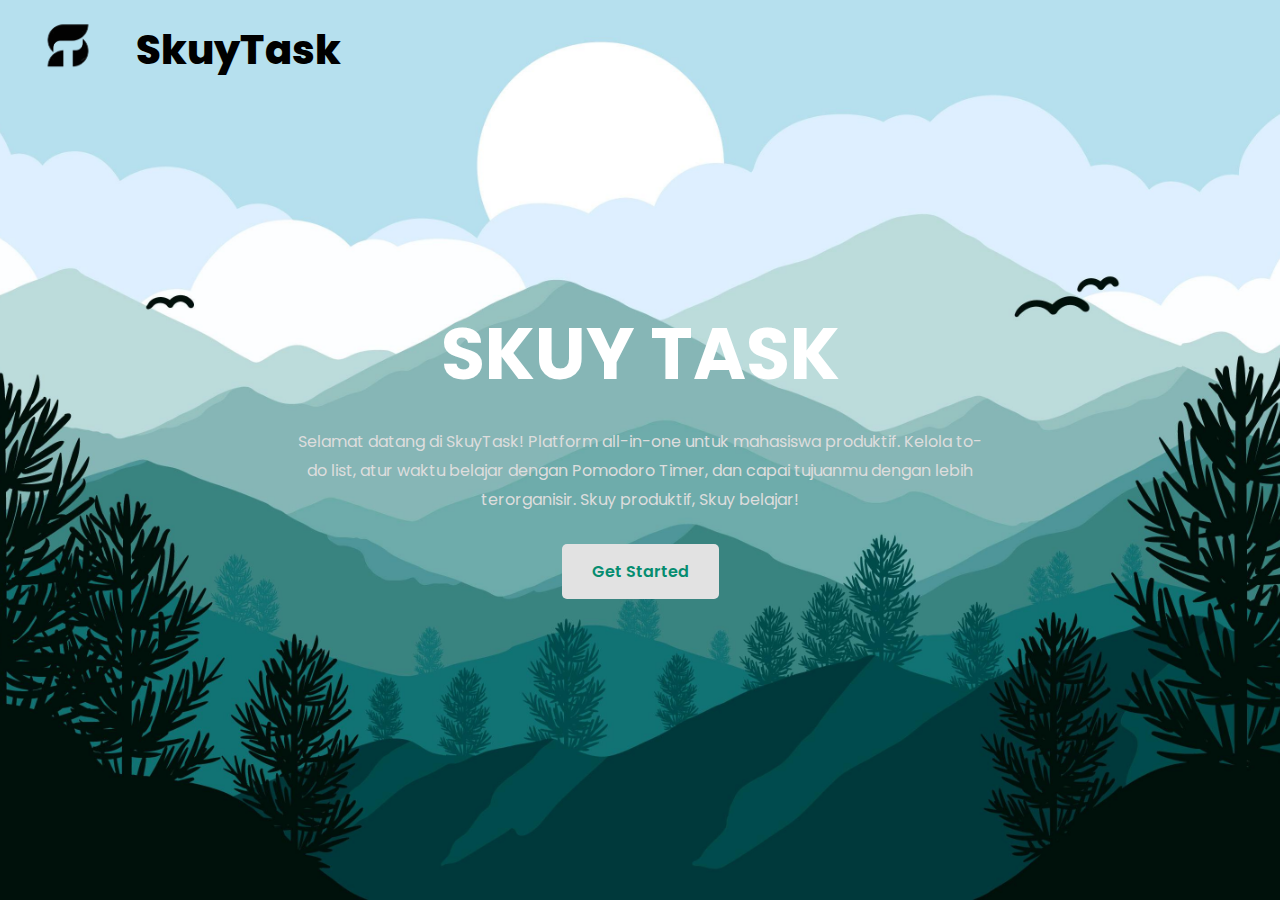
<file: project/index.html>
<!DOCTYPE html>
<html lang="en">
<head>
  <meta charset="UTF-8">
  <meta name="viewport" content="width=device-width, initial-scale=1.0">
  <title>Web Design Homepage</title>
  <link href="https://fonts.googleapis.com/css2?family=Poppins:wght@300;400;600&display=swap" rel="stylesheet">
  <style>
  </style>
</head>
<body>

  <header>
    <div class="container">
      <div class="logo">
        <img src="../assets/logo.png" alt="Logo">
        <span class="brand-name">SkuyTask</span>
      </div>
    </div>
  </header>
  

  <section class="hero">
    <div class="content">
      <h1>SKUY TASK</h1>
      <p>Selamat datang di SkuyTask! Platform all-in-one untuk mahasiswa produktif. Kelola to-do list, atur waktu belajar dengan Pomodoro Timer, dan capai tujuanmu dengan lebih terorganisir. Skuy produktif, Skuy belajar!</p>
      <a href="dashboard/dashboard.html" class="btn">Get Started</a>
    </div>
  </section>

<style>
   
* {
  margin: 0;
  padding: 0;
  box-sizing: border-box;
}

body {
  font-family: 'Poppins', sans-serif;
  background-image: url("../assets/sky1.jpg"); 
  background-size: cover;
  background-position: center;
  background-repeat: no-repeat;
  min-height: 100vh;
 

}


header .container {
  display: flex;
  align-items: center;
  justify-content: flex-start;
}

.logo {
  display: flex;
  align-items: center;
  
}

.logo img {
  height: 100px; 
  width: auto; 
}

.brand-name {
  font-size: 2.5rem;
  font-weight: 800;
  color: #000000;
  margin-right: 30px;
}

.hero {
  text-align: center;
  padding: 200px 20px;
}

.hero h1 {
  font-size: 4.5rem;
  color: #fff;
  margin-bottom: 20px;
}

.hero p {
  font-size: 1rem;
  line-height: 1.8;
  color: #ddd;
  max-width: 700px;
  margin: 0 auto 30px;
}

.hero .btn {
  display: inline-block;
  padding: 15px 30px;
  background: #e2e2e2;
  color: #068d70;
  text-decoration: none;
  font-weight: 600;
  border-radius: 5px;
}

.hero .btn:hover {
  background: #4bc3b3;
}

* {
  margin: 0;
  padding: 0;
  box-sizing: border-box;
}

body {
  font-family: 'Poppins', sans-serif;
  margin: 0;
  padding: 0;
}

.social-icons {
  position: absolute; 
  top: 20px; 
  right: 20px; 
  display: flex;
  gap: 15px; 
}

.social-icons a img {
  height: 30px; 
  width: auto;
  transition: transform 0.3s ease; 
}

.social-icons a img:hover {
  transform: scale(1.1); 
}

</style>
</file>
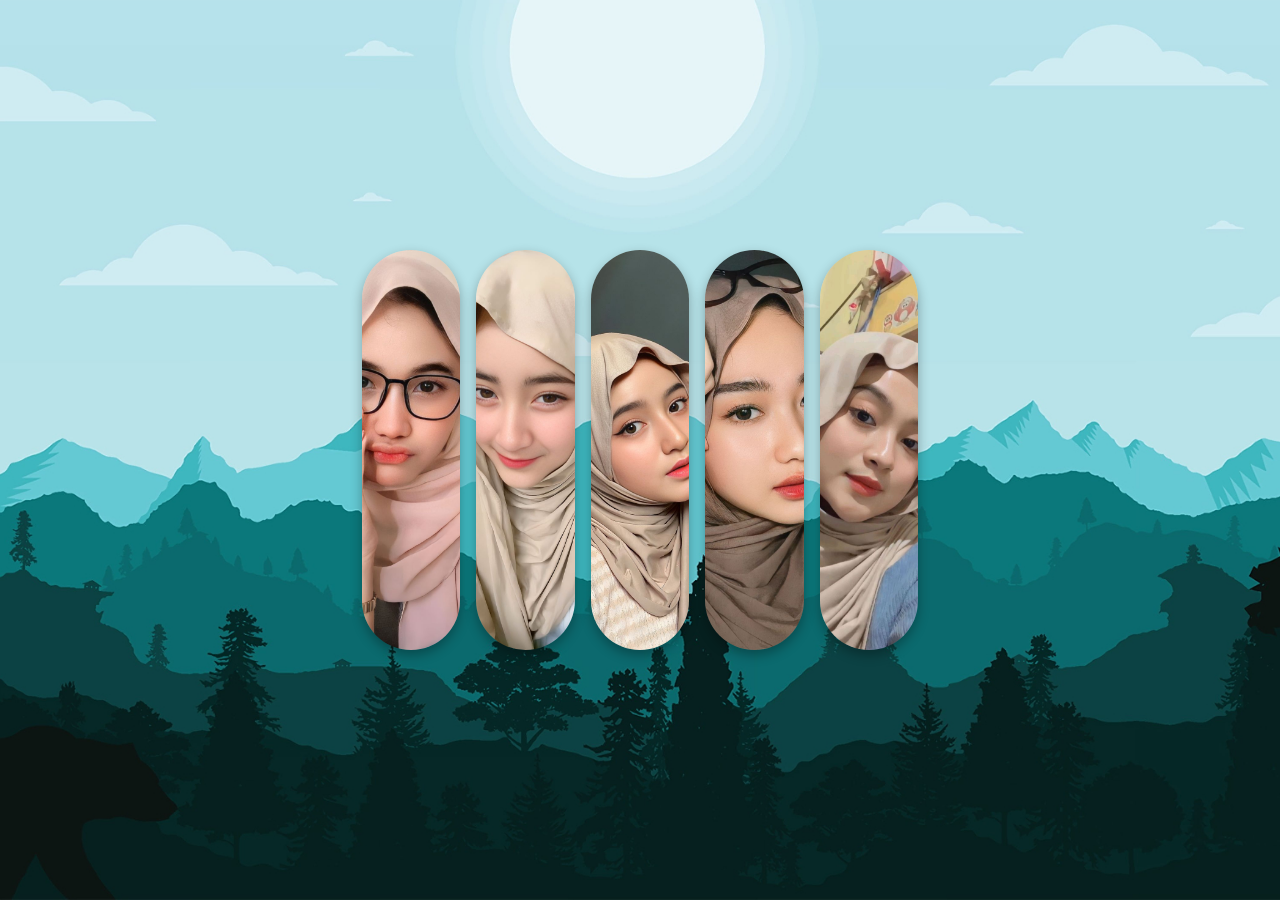
<file: project/penyemangat/penyemangat.html>
<!DOCTYPE html>
<html lang="en"> 
<head>
  <meta charset="UTF-8">
  <meta http-equiv="X-UA-Compatible" content="IE=edge">
  <meta name="viewport" content="width=device-width, initial-scale=1.0"> 
  <link rel="stylesheet" href="style.css">
  <title>MoodBooster</title>
</head> 
<body>

  <div class="gallery">
    <figure class="card">
      <img src="../../assets/chelsea.jpg" alt="Lakeview Elegance preview">
    </figure>
    <figure class="card">
      <img src="../../assets/freya.jpg" alt="Skyline Oasis preview">
    </figure>
    <figure class="card">
      <img src="../../assets/lydia.jpg" alt="Vista Paradiso preview">
    </figure>
    <figure class="card">
      <img src="../../assets/jihyo.jpg" alt="Villa Verde preview">
    </figure>
    <figure class="card">
      <img src="../../assets/cihuy.jpg" alt="Villa Verde preview">
    </figure>      
  </div>

</body>
</html>
</file>
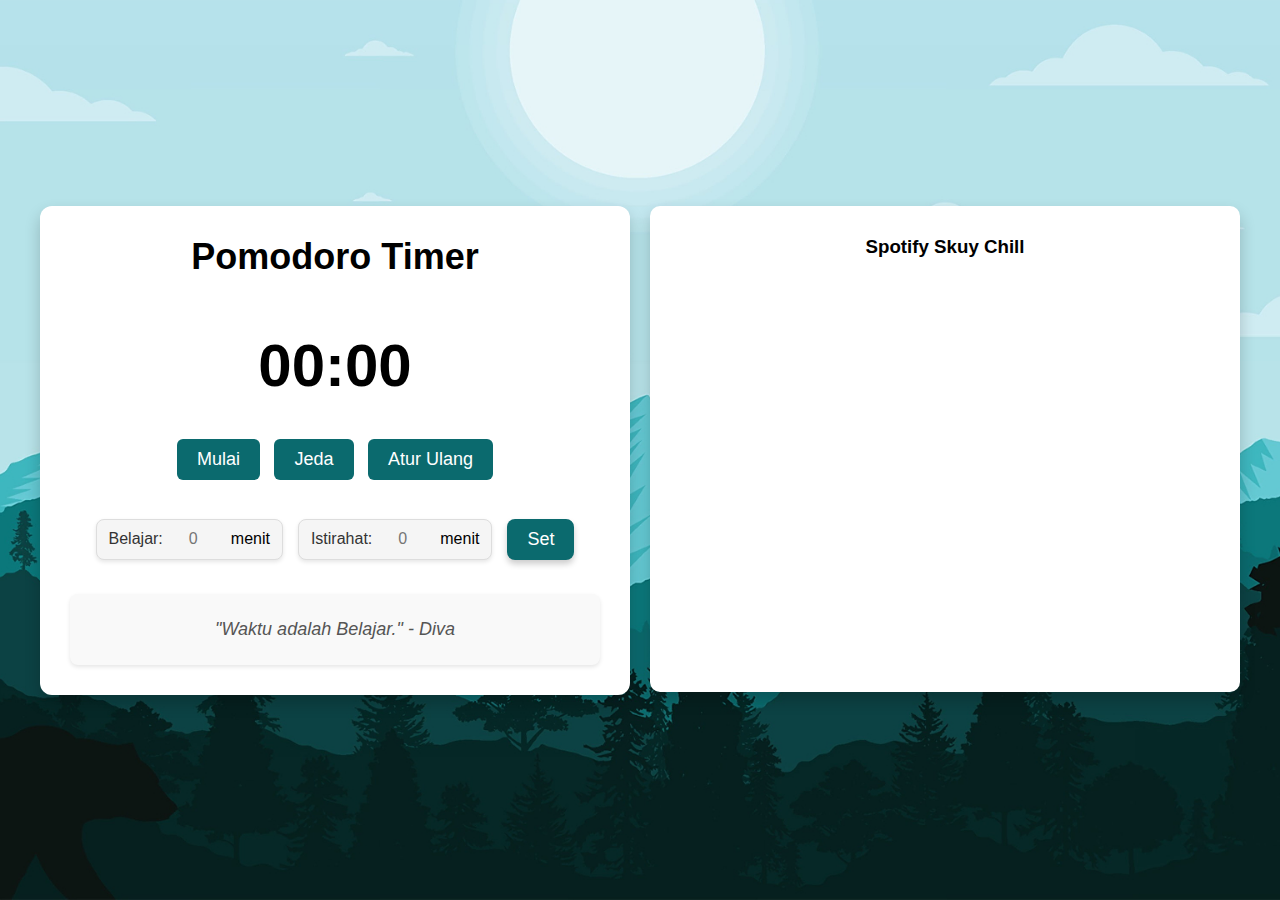
<file: project/pomodoro/pomodoro.html>
<!DOCTYPE html>
<html lang="en">
<head>
  <meta charset="UTF-8">
  <meta name="viewport" content="width=device-width, initial-scale=1.0">
  <title>Pomodoro Timer</title>
  <link href="style.css" rel="stylesheet"> 
</head>
<body>
  <div class="main-container">
    <div class="container">
      <h1>Pomodoro Timer</h1>
      <div class="timer" id="timer">00:00</div>
      <div class="controls">
        <button id="startTimer">Mulai</button>
        <button id="pauseTimer">Jeda</button>
        <button id="resetTimer">Atur Ulang</button>
      </div>
      <div class="input-section">
        <div class="input-box">
          <label for="studyTime">Belajar:</label>
          <input type="number" id="studyTime" min="1" placeholder="0"> menit 
        </div>
        <div class="input-box">
          <label for="breakTime">Istirahat:</label>
          <input type="number" id="breakTime" min="1" placeholder="0"> menit 
        </div>
        <button id="setPomodoro">Set</button>
      </div> 

      <!-- Quote Section -->

      <div class="quote-section" id="quote"> "Waktu adalah Belajar." - Diva </div>
    </div> 

    <!-- Spotify Embed -->
     
    <div class="spotify">
      <h3>Spotify Skuy Chill</h3>
      <iframe style="border-radius:12px" src="https://open.spotify.com/embed/playlist/0oncDVvJmvSBXLQD4XWFAF?utm_source=generator
      " frameborder="0" allowfullscreen="" allow="autoplay; clipboard-write; encrypted-media; fullscreen; picture-in-picture" loading="lazy"></iframe>
    </div>
  </div>

  <script src="script.js"></script> 
</body>
</html>
</file>
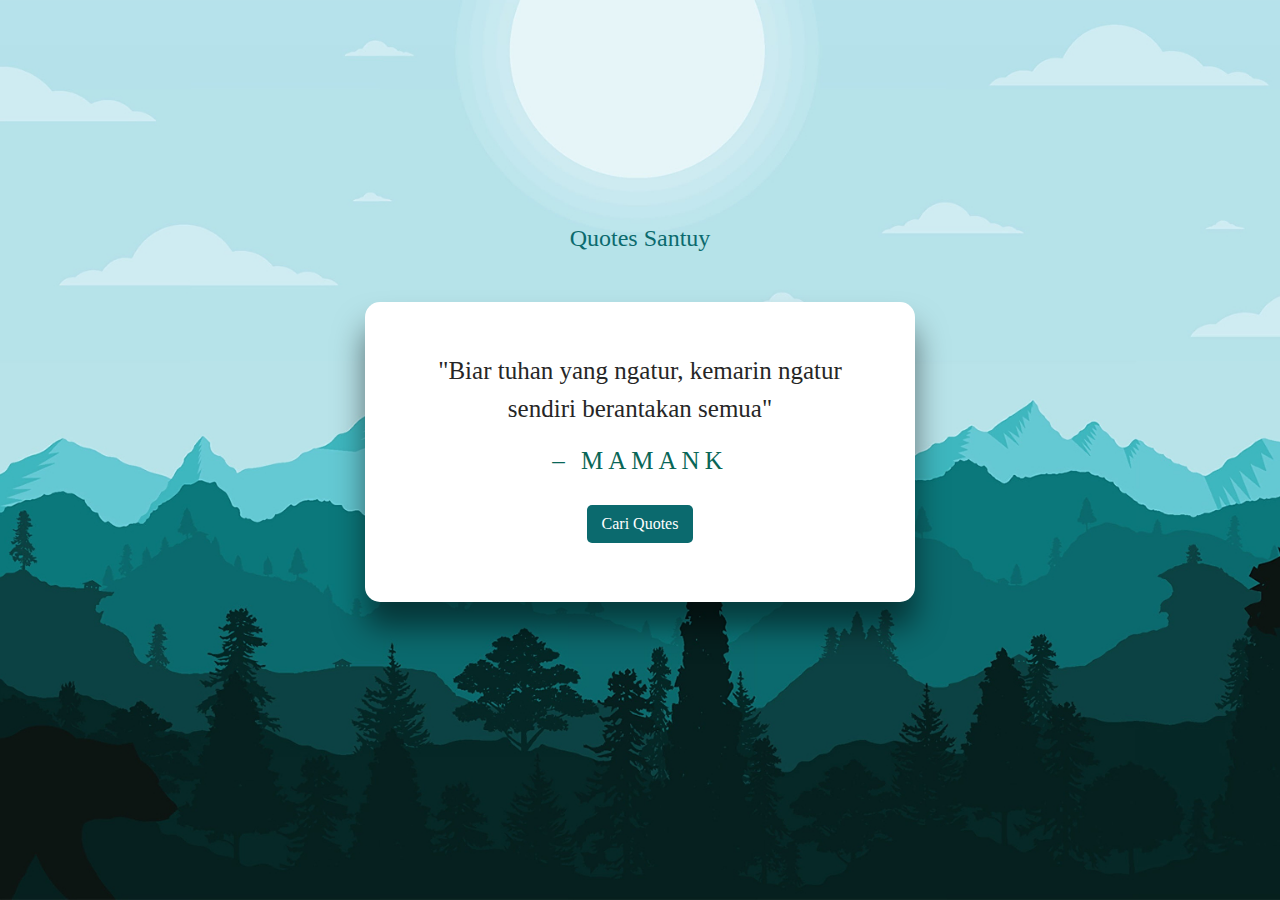
<file: project/quotes/quotes.html>
<!DOCTYPE html>
<html lang="en">
<head>
    <meta charset="UTF-8">
    <title>Quotes</title>
    <link rel="stylesheet" href="style.css">
</head>
<body>
    <div class="container">
      
      <div class="header">
        <h2>Quotes Santuy</h2>
      </div>
  
      <div class="main-content">
       
        <div class="text-area">
          <span class="quote">"Biar tuhan yang ngatur, kemarin ngatur sendiri berantakan semua"</span>
        </div>
        
        <div class="writer">– Mamank</div>
  
        <div class="button-area">  
          <div class="btn">
            <button id="Qbtn">Cari Quotes</button>
          </div>
        </div>
        
      </div>
  
    </div>
    
    <script src="script.js"></script>
</body>
</html>
</file>
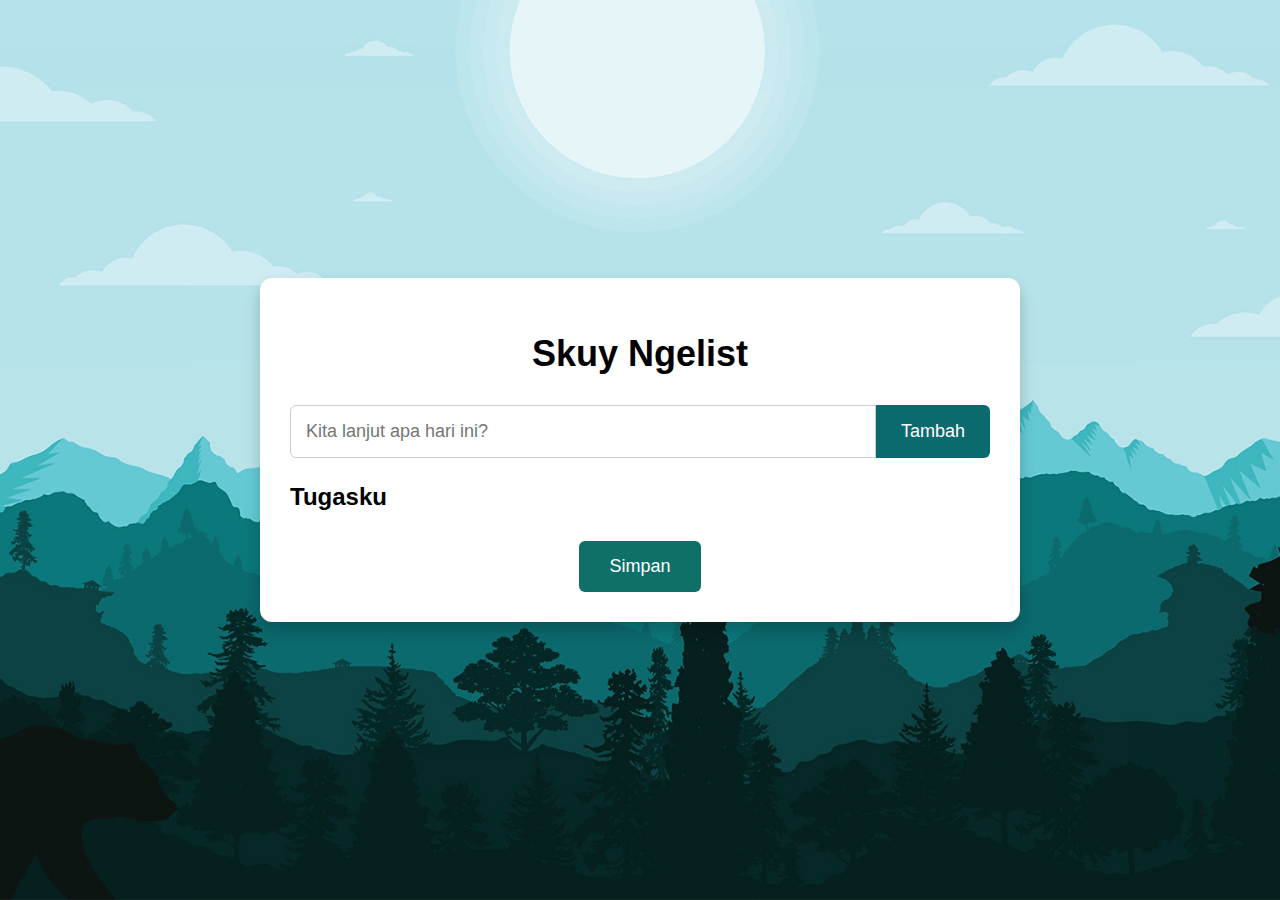
<file: project/todolist/todolist.html>
<!DOCTYPE html>
<html lang="en">
<head>
    <meta charset="UTF-8">
    <meta name="viewport" content="width=device-width, initial-scale=1.0">
    <title>To-Do List</title>
    <link rel="stylesheet" href="style.css">
</head>
<body>
    <div class="container">
        <h1>Skuy Ngelist</h1>

        <div class="input-container">
            <input type="text" id="taskInput" placeholder="Kita lanjut apa hari ini?">
            <button id="addTask">Tambah</button>
        </div>

        <h2>Tugasku</h2>
        <ul id="taskList"></ul>

        <button class="save-btn" id="saveTasks">Simpan</button>
    </div>

    <script src="script.js"></script> 
</body>
</html>
</file>
<file: project/penyemangat/style.css>
* {
    margin: 0;
    padding: 0;
    box-sizing: border-box;
}

body {
    height: 100vh;
    display: flex;
    justify-content: center;
    align-items: center;
    background-image: url(../../assets/pxfuel.jpg); 
    background-position: center;
    background-size: cover;
    background-repeat: no-repeat;
    z-index: -1; 
    position: relative; 
}

.gallery {
    display: flex;
    justify-content: center;
    gap: 1rem;
    width: 45rem;
    flex-wrap: wrap; 
    z-index: 1; 
    position: relative;
}

.card {
    position: relative;
    width: 3rem;
    border-radius: 5rem;
    height: 25rem;
    overflow: hidden;
    transition: .4s ease-in-out;
    box-shadow: 0 5px 12px rgba(0, 0, 0, .3);
    flex: .15;
    max-width: 9rem; 
}

.card img {
    position: relative;
    height: 100%;
    width: 100%;
    object-fit: cover;
}

.card:hover {
    flex: 1 1 0; 
    max-width: 14rem; 
    cursor: pointer;
    border-radius: 1rem; 
}
</file>
<file: project/pomodoro/style.css>
* {
    margin: 0;
    padding: 0;
    box-sizing: border-box;
}

body {
    font-family: Arial, sans-serif;
    margin: 0;
    padding: 0;
    display: flex;
    justify-content: center;
    align-items: center;
    min-height: 100vh;
    background-image: url('../../assets/pxfuel.jpg');
    background-size: cover;
    background-position: center;
    background-repeat: no-repeat;
}

.main-container {
    display: flex;
    gap: 20px;
    justify-content: center;
    align-items: flex-start;
    max-width: 1200px;
    width: 100%;
    flex-wrap: wrap; 
}

.container {
    flex: 1;
    padding: 30px;
    background: #fff;
    border-radius: 12px;
    box-shadow: 0 8px 16px rgba(0, 0, 0, 0.2);
    text-align: center;
    display: flex;
    flex-direction: column;
    justify-content: space-between;
    height: 489px;
}

h1 {
    font-size: 36px;
    margin-bottom: 20px;
}

.timer {
    font-size: 60px;
    margin: 20px 0;
    font-weight: bold;
}

.controls button {
    padding: 10px 20px;
    margin: 5px;
    font-size: 18px;
    background-color: #0b6a6e;
    color: #fff;
    border: none;
    border-radius: 6px;
    cursor: pointer;
}

.controls button:hover {
    background-color: #023335;
}

.input-section {
    margin-top: 20px; 
    display: flex; 
    flex-wrap: wrap; 
    justify-content: center; 
    gap: 15px; 
}

.input-box {
    display: flex; 
    align-items: center; 
    background: #f5f5f5; 
    border: 1px solid #ddd; 
    border-radius: 8px; 
    padding: 8px 12px; 
    box-shadow: 0 2px 4px rgba(0, 0, 0, 0.1); 
}

.input-box label {
    font-size: 16px; 
    margin-right: 8px; 
    color: #333; 
}

.input-box input {
    width: 60px; 
    border: none; 
    outline: none; 
    font-size: 16px; 
    text-align: center; 
    background: transparent; 
}

.input-section button {
    padding: 10px 20px; 
    font-size: 18px; 
    background-color: #0b6a6e;
    color: #fff; 
    border: none; 
    border-radius: 8px; 
    cursor: pointer; 
    box-shadow: 0 4px 6px rgba(0, 0, 0, 0.2); 
    transition: all 0.3s ease; 
}

.input-section button:hover {
    background-color: #074749;
}

.quote-section {
    margin-top: 20px; 
    font-size: 18px; 
    color: #555; 
    font-style: italic; 
    background: #f9f9f9; 
    padding: 25px; 
    border-radius: 8px; 
    box-shadow: 0 2px 4px rgba(0, 0, 0, 0.1); 
}

.spotify {
    flex: 1;  
    padding: 30px;  
    background: #fff;  
    border-radius: 10px;  
    box-shadow: 0 8px 16px rgba(0, 0, 0, 0.2);  
    text-align: center;  
}

iframe {
    border-radius: 12px;  
    width: 100%;  
    height: 400px;  
}

/* Responsive */

@media (max-width: 1024px) {
    .main-container {
        flex-direction: column; 
        align-items: center;
    }

    .container {
        width: 90%; 
        height: auto; 
    }

    h1 {
        font-size: 28px; 
    }

    .timer {
        font-size: 48px; 
    }

    .controls button {
        font-size: 16px; 
    }

    .input-box input {
        width: 50px; 
    }

    iframe {
        height: 350px; 
    }
}

@media (max-width: 768px) {
    .main-container {
        gap: 10px; 
    }

    .container {
        width: 100%; 
        margin-bottom: 20px; 
    }

    .timer {
        font-size: 36px; 
    }

    .controls button {
        font-size: 16px; 
    }

    .input-box input {
        width: 45px; 
    }

    iframe {
        height: 300px; 
    }
}

@media (max-width: 480px) {
    .main-container {
        flex-direction: column; 
        gap: 15px; 
    }

    .container {
        width: 100%; 
        height: auto; 
    }

    .timer {
        font-size: 30px; 
    }

    .controls button {
        font-size: 14px;
        padding: 8px 16px; 
    }

    .input-box input {
        width: 40px; 
    }

    iframe {
        height: 250px; 
    }

    .quote-section {
        font-size: 16px;
    }
}
</file>
<file: project/quotes/style.css>
* {
    margin: 0;
    padding: 0;
    box-sizing: border-box;
    font-family: montserrat;
}
body {
    display: flex;
    justify-content: center;
    align-items: center;
    height: 100vh; 
	background-image: url(../../assets/pxfuel.jpg);   
	background-position: center;
	background-size: cover;
}
.container {
	width: 550px;
	height: 450px;
}
.header {
	text-align: center;
	margin-bottom: 50px;
}
.header h2 {
    font-weight: 400;
    color: #0b6a6e;
}
.main-content {
	width: 100%;
	height: 300px;
	padding: 50px 40px;
	background-color: #fff;
	border-radius: 15px;
	box-shadow: 0 25px 31px 0 rgba(0,0,0,0.5);
}

.text-area {
	text-align: center;
	font-size: 25px;
	color: #262626;
	line-height: 1.5;
    
}
.text-area .icon {
    margin-right: 5px;
}
.main-content .writer {
    text-transform: uppercase;
	letter-spacing: 5px;
	color: rgb(9, 102, 87);
	text-align: center;
	margin-top: 20px;
	font-size: 25px;
	
}
.main-content .button-area {
	display: grid;
	place-items: center;
	margin-top: 20px;
	padding: 10px 0;
}
.button-area .btn button {
    background-color: #0b6a6e;
    color: #fff;
    border-radius: 5px;
    font-size: 16px;
    cursor: pointer;
    border: none;
    outline: none;
    padding: 10px 15px;
    
}
.button-area button:active {
    background-color: rgb(7, 75, 52);
}
</file>
<file: project/todolist/style.css>
body {
    font-family: Arial, sans-serif;
    margin: 0;
    padding: 0;
    display: flex;
    justify-content: center;
    align-items: center;
    min-height: 100vh;
    background-color: #f9f9f9;
    background-image: url("../../assets/pxfuel.jpg");
    background-position: center;
    background-size: cover;
}

.container {
    width: 700px;
    padding: 30px;
    background: #fff;
    border-radius: 12px;
    box-shadow: 0 8px 16px rgba(0, 0, 0, 0.2);
    overflow: hidden;
}

h1 {
    text-align: center;
    margin-bottom: 30px;
    font-size: 36px;
}

.input-container {
    display: flex;
    margin-bottom: 25px;
}

.input-container input {
    flex: 1;
    padding: 15px;
    font-size: 18px;
    border: 1px solid #ccc;
    border-radius: 6px 0 0 6px;
    outline: none;
}

.input-container button {
    padding: 15px 25px;
    font-size: 18px;
    background-color: #0b6a6e;
    color: #fff;
    border: none;
    border-radius: 0 6px 6px 0;
    cursor: pointer;
}

.input-container button:hover {
    background-color: #0b6a6e;
}

ul {
    list-style: none;
    padding: 0;
}

li {
    display: flex;
    align-items: center;
    justify-content: space-between;
    padding: 15px;
    margin-bottom: 15px;
    background-color: #e6f7ff;
    border-radius: 6px;
    font-size: 18px;
}

li.completed span {
    text-decoration: line-through;
    color: #888;
}

.checkbox {
    margin-right: 15px;
    width: 18px;
    height: 18px;
}

.actions {
    display: flex;
    gap: 15px;
}

.edit-btn, .delete-btn {
    background: none;
    border: none;
    cursor: pointer;
    font-size: 22px;
    color: #0e7068;
}

.edit-btn:hover {
    color: #0e7068;
}

.delete-btn {
    color: #0e7068;
}

.delete-btn:hover {
    color: #d9363e;
}

.save-btn {
    display: block;
    margin: 30px auto 0;
    padding: 15px 30px;
    font-size: 18px;
    background-color: #0e7068;
    color: #fff;
    border: none;
    border-radius: 6px;
    cursor: pointer;
}

.save-btn:hover {
    background-color: #095750;
}

/*Responsive*/
@media (max-width: 1024px) {
    .container {
        width: 90%; 
        padding: 20px; 
    }

    h1 {
        font-size: 28px; 
    }

    .input-container input, .input-container button {
        font-size: 16px; 
    }

    ul {
        padding-left: 10px; 
    }

    li {
        font-size: 16px; 
    }

    .checkbox {
        width: 16px; 
        height: 16px; 
    }

    .save-btn {
        font-size: 16px; 
        padding: 12px 24px; 
    }
}

@media (max-width: 768px) {
    .container {
        width: 100%; 
        padding: 15px; 
    }

    h1 {
        font-size: 24px; 
    }

    .input-container input, .input-container button {
        font-size: 14px; 
    }

    ul {
        padding-left: 5px; 
    }

    li {
        font-size: 14px; 
        padding: 12px; 
    }

    .checkbox {
        width: 14px; 
        height: 14px; 
    }

    .save-btn {
        font-size: 14px; 
        padding: 10px 20px;
    }
}

@media (max-width: 480px) {
    .container {
        width: 100%; 
        padding: 10px; 
    }

    h1 {
        font-size: 20px;
    }

    .input-container input, .input-container button {
        font-size: 12px; 
    }

    ul {
        padding-left: 2px; 
    }

    li {
        font-size: 12px; 
        padding: 10px; 
    }

    .checkbox {
        width: 12px; 
        height: 12px; 
    }

    .save-btn {
        font-size: 12px; 
        padding: 8px 16px; 
    }
}
</file>
